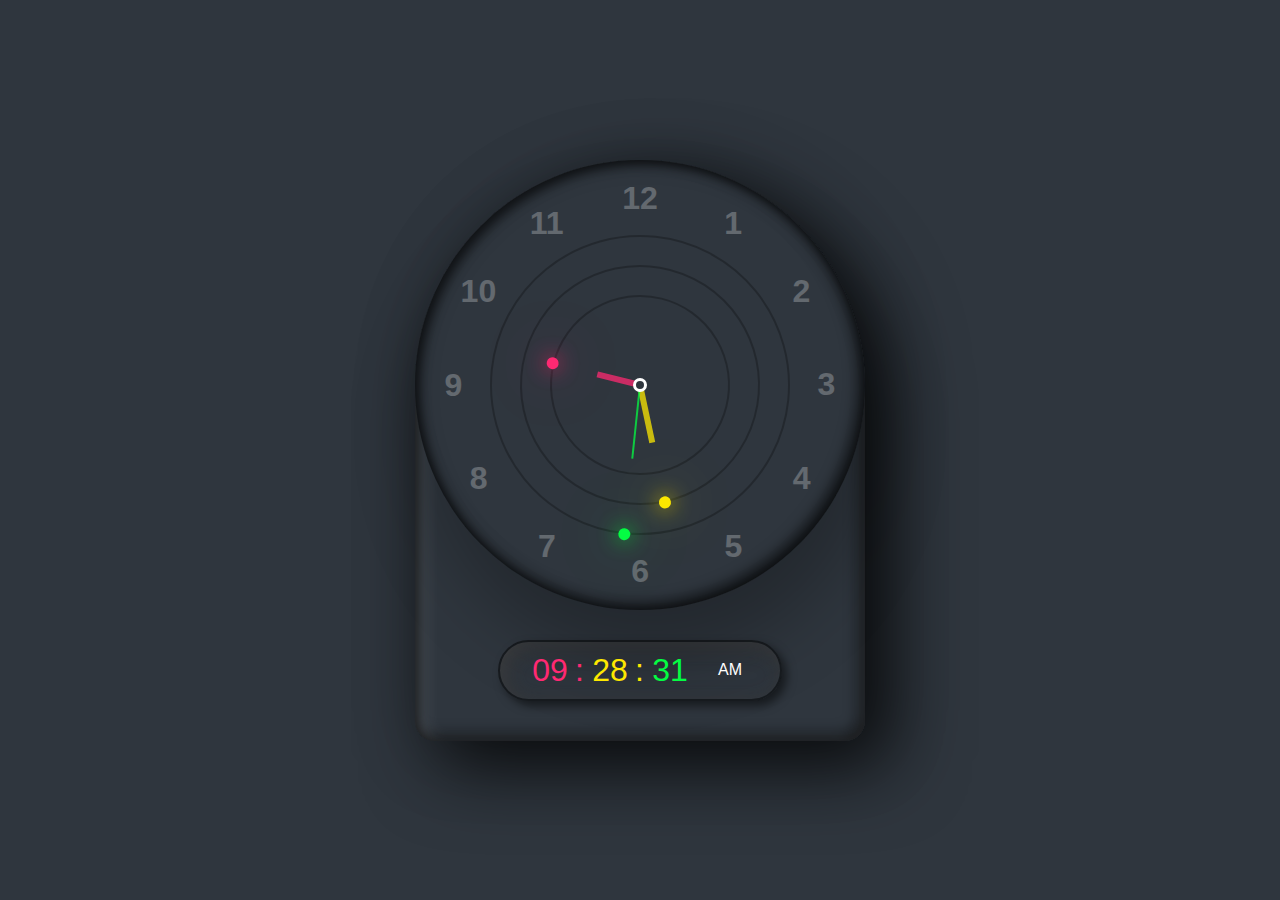
<file: idex.html>
<!DOCTYPE html>
<html lang="en">
<head>
    <meta charset="UTF-8">
    <meta http-equiv="X-UA-Compatible" content="IE=edge">
    <meta name="viewport" content="width=device-width, initial-scale=1.0">
    <title>Clock</title>
    <link rel="stylesheet" href="./stayl.css">
</head>
<body>
    <div class="container">
        <div class="clock">
            <div class="circle" id="sc" style="--clr:#04fc43;">
                <i></i> 
            </div>
            <div class="circle circle2" id="mn" style="--clr:#fee800;">
                <i></i> 
            </div>
            <div class="circle circle3" id="hr" style="--clr:#ff2972;">
                <i></i> 
            </div>
            <span style="--i:1;"><b>1</b></span>
            <span style="--i:2;"><b>2</b></span>
            <span style="--i:3;"><b>3</b></span>
            <span style="--i:4;"><b>4</b></span>
            <span style="--i:5;"><b>5</b></span>
            <span style="--i:6;"><b>6</b></span>
            <span style="--i:7;"><b>7</b></span>
            <span style="--i:8;"><b>8</b></span>
            <span style="--i:9;"><b>9</b></span>
            <span style="--i:10;"><b>10</b></span>
            <span style="--i:11;"><b>11</b></span>
            <span style="--i:12;"><b>12</b></span>
        </div>

        <!-- Digital clock style -->

        <div id="time">
            <div id="hours" style="--clr:#ff2972;">00</div>
            <div id="minutes" style="--clr:#fee800;">00</div>
            <div id="seconds" style="--clr:#04fc43;  ">00</div>
            <div id="ampm">AM</div>
        </div>
    </div>
    

    <script src="./script.js"></script>
</body>
</html>
</file>
<file: stayl.css>
*{
    margin: 0;
    padding: 0;
    box-sizing: border-box;
    font-family: 'Popins', sans-serif;
}
body{
    display: flex;
    justify-content: center;
    align-items: center;
    min-height: 100vh;
    background: #2f363e;
}
.container{
    position: relative;
    background: #2f363e;
    /* min-height: 500px; */
    border-radius: 20px;
    border-top-left-radius: 225px;
    border-top-right-radius: 225px;
    box-shadow: 25px 25px 75px rgba(0,0,0,0.75),
    10px 10px 70px rgba(0,0,0,0.25),
    inset 5px 5px 10px rgba(0,0,0,0.5),
    inset 5px 5px 20px rgba(255,255,255,0.2),
    inset -5px -5px 15px rgba(0,0,0,0.75);
    display: flex;
    justify-content: center;
    align-items: center;
    flex-direction: column;
}
.clock{
    position: relative;
    width: 450px;
    height: 450px;
    background: #2f363e;
    border-radius: 50%;
    box-shadow: 10px 50px 70px rgba(0,0,0,0.25),
    inset 5px 5px 10px rgba(0,0,0,0.5),
    inset 5px 5px 20px rgba(0,0,0,0.2),
    inset -5px -5px 15px rgba(0,0,0,0.75);
    display: flex;
    justify-content: center;
    align-items: center;
    margin-bottom: 30px;
}
.clock::before{
    content: '';
    position: absolute;
    width: 8px;
    height: 8px;
    background-color: #2f363e;
    border: 3px solid white;
    border-radius: 50%;
    z-index: 10000;

}
.clock span{
    position: absolute;
    inset: 20px;
    color: #fff;
    text-align: center;
    transform: rotate(calc(30deg * var(--i)));
    /* 350 / 12 = 30deg */
}
.clock span b{
    font-size: 2em;
    opacity: .25;
    font-weight: 600;
    display: inline-block;
    transform: rotate(calc(-30deg * var(--i)));
}
.circle{
    position: absolute;
    width: 300px;
    height: 300px;
    border: 2px solid rgba(0,0,0,0.25);
    border-radius: 50%;
    display: flex;
    justify-content: center;
    align-items: flex-start;
    z-index: 10;
}
.circle i{
    position: absolute;
    width: 6px;
    height: 50%;
    background: var(--clr);
    opacity: .75;
    transform-origin: bottom;
    transform: scaleY(0.5);
}
.circle:nth-child(1) i{
    width: 2px;
}
.circle:nth-child(2) i{
    width: 6px;
}
.circle2{
    width: 240px;
    height: 240px;
    z-index: 9;
}
.circle3{
    width: 180px;
    height: 180px;
    z-index: 8;
}
.circle::before{
    content: '';
    position: absolute;
    top: -8.5px;
    width: 12px;
    height: 12px;
    border-radius: 50%;
    background: var(--clr); 
    box-shadow: 0 0 20px var(--clr),
    0 0 60px var(--clr)
}
/* Digital clock style */
#time{
    margin-bottom: 40px;
    display: flex;
    padding: 10px 20px;
    font-size: 2em;
    font-weight: 600;
    border: 2px solid rgba(0,0,0,0.5);
    border-radius: 40px;
    box-shadow: 5px 5px 10px rgba(0,0,0, 0.5),
    inset 5px 5px 20px rgba(255, 255, 255, 0.2),
    inset 5px 5px 20px rgba(0,0,0,0.75);
}
#time div{
    position: relative;
    width: 60px;
    text-align: center;
    font-weight: 500;
    color: var(--clr);
}
#time div:nth-child(1)::after,
#time div:nth-child(2)::after{
    content: ':';
    position: absolute;
    right: -4px;
}
#time div:last-child{
    font-size: 0.5em;
    display: flex;
    justify-content: center;
    align-items: center;
    color: #fff;
}
#time div:nth-child(2)::after{
    animation: animate 1s steps(1) infinite;
}
@keyframes animate{
    0%
    {
        opacity: 1;
    }
    50%
    {
        opacity: 0;
    }
}
</file>
